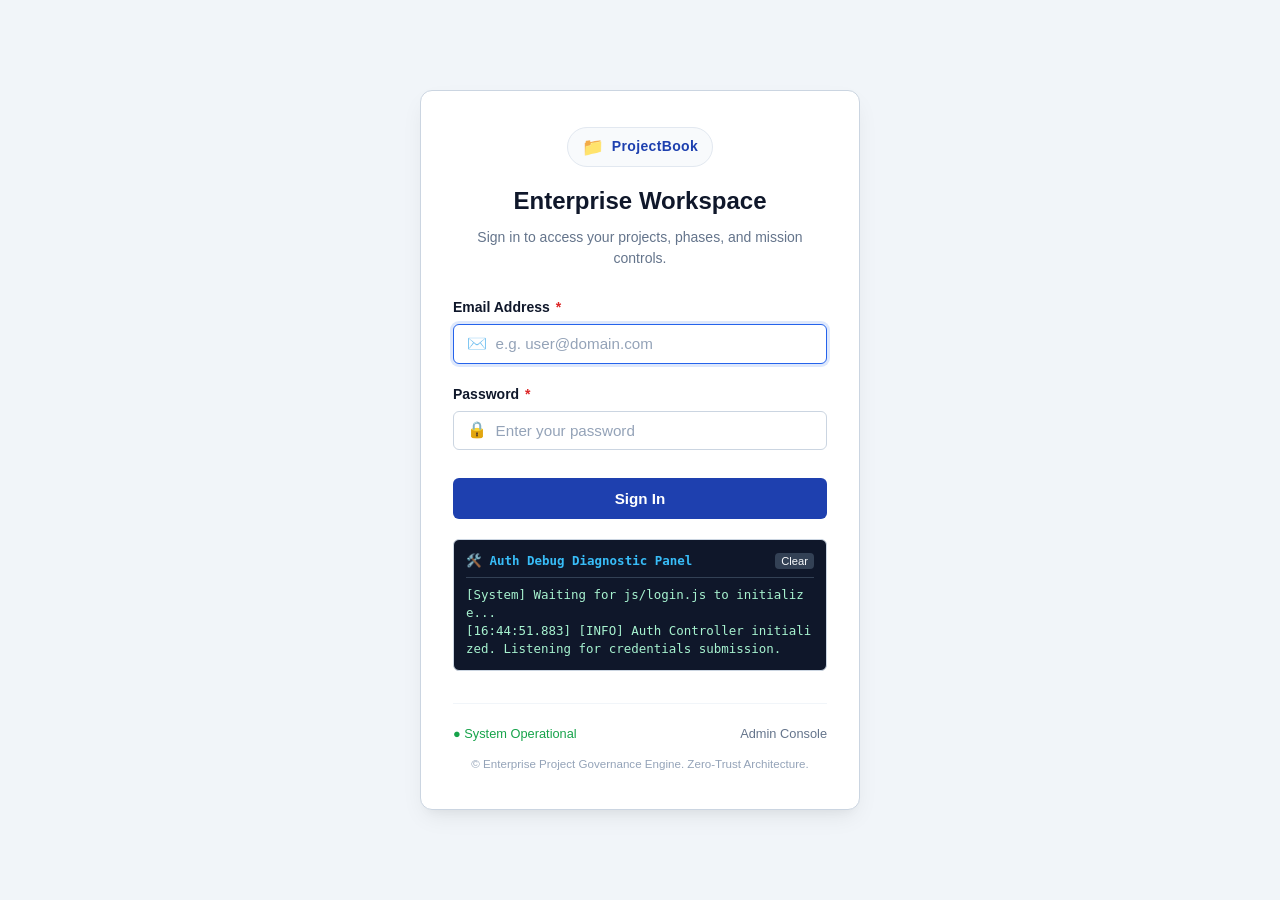
<file: public/index.html>
<!DOCTYPE html>
<html lang="en">
<head>
    <meta charset="UTF-8">
    <meta name="viewport" content="width=device-width, initial-scale=1.0">
    <title>Sign In - ProjectBook Management Portal</title>
    <link rel="stylesheet" href="css/login.css?v=debug_1">
</head>
<body class="login-body">
    <div class="login-wrapper">
        <!-- Main Login Card Container -->
        <main class="login-card" role="main">
            <!-- Branding Header -->
            <div class="login-header">
                <div class="brand-badge">
                    <span class="brand-icon">📁</span>
                    <span class="brand-title">ProjectBook</span>
                </div>
                <h1 class="portal-heading">Enterprise Workspace</h1>
                <p class="portal-subheading">Sign in to access your projects, phases, and mission controls.</p>
            </div>

            <!-- Dynamic Alert / Error Message Banner -->
            <div id="loginAlert" class="alert-banner" style="display: none;" role="alert" aria-live="polite"></div>

            <!-- 
              Authentication Form 
              [安全防禦]：
              1. 強制設定 onsubmit="return false;" 阻斷瀏覽器原生提交。
              2. 移除所有 input 的 name 屬性，物理級杜絕瀏覽器將 password 拼入 URL Query String (?password=...)。
            -->
            <form id="loginForm" class="login-form" onsubmit="return false;" novalidate>
                <!-- Email Address Field -->
                <div class="form-group">
                    <label for="loginEmail" class="form-label">
                        Email Address <span class="required-mark" aria-hidden="true">*</span>
                    </label>
                    <div class="input-wrapper">
                        <span class="input-icon" aria-hidden="true">✉️</span>
                        <input 
                            type="email" 
                            id="loginEmail" 
                            class="form-input" 
                            placeholder="e.g. user@domain.com" 
                            required 
                            autocomplete="username"
                            spellcheck="false"
                        >
                    </div>
                </div>

                <!-- Password Field -->
                <div class="form-group">
                    <label for="loginPassword" class="form-label">
                        Password <span class="required-mark" aria-hidden="true">*</span>
                    </label>
                    <div class="input-wrapper">
                        <span class="input-icon" aria-hidden="true">🔒</span>
                        <input 
                            type="password" 
                            id="loginPassword" 
                            class="form-input" 
                            placeholder="Enter your password" 
                            required 
                            autocomplete="current-password"
                        >
                    </div>
                </div>

                <!-- Dynamic Project Code Field (Contractor Secondary Verification, Default Hidden) -->
                <div class="form-group dynamic-group" id="projectCodeGroup" style="display: none;">
                    <div class="dynamic-badge">
                        <span class="dynamic-icon">ℹ️</span>
                        <span>Contractor Profile Detected</span>
                    </div>
                    <label for="loginProjectCode" class="form-label">
                        Project Code <span class="required-mark" aria-hidden="true">*</span>
                    </label>
                    <div class="input-wrapper">
                        <span class="input-icon" aria-hidden="true">🏷️</span>
                        <input 
                            type="text" 
                            id="loginProjectCode" 
                            class="form-input uppercase-input" 
                            placeholder="e.g. PJ_2026_01" 
                            autocomplete="off"
                            spellcheck="false"
                        >
                    </div>
                    <p class="form-help-text" id="projectCodeHelpText">
                        Multiple contractor associations found. Please enter your designated Project Code to proceed.
                    </p>
                </div>

                <!-- Form Submit Action (使用 type="button" 配合 Enter 鍵監聽，徹底防止原生 GET 跳轉) -->
                <div class="form-actions">
                    <button type="button" id="loginSubmitBtn" class="btn btn-primary btn-block">
                        <span class="btn-text">Sign In</span>
                    </button>
                </div>
            </form>

            <!-- On-Screen Debug Diagnostic Console (專門用於顯示登入失敗原因與後端回應) -->
            <section id="loginDebugContainer" style="margin-top: 1.25rem; border: 1px solid #cbd5e1; border-radius: 6px; background: #0f172a; color: #e2e8f0; padding: 0.75rem; font-family: monospace; font-size: 0.78rem; line-height: 1.45;">
                <div style="display: flex; justify-content: space-between; align-items: center; border-bottom: 1px solid #334155; padding-bottom: 0.4rem; margin-bottom: 0.5rem;">
                    <strong style="color: #38bdf8;">🛠️ Auth Debug Diagnostic Panel</strong>
                    <button type="button" id="clearDebugBtn" style="background: #334155; color: #f8fafc; border: none; border-radius: 4px; padding: 2px 6px; font-size: 0.7rem; cursor: pointer;">Clear</button>
                </div>
                <pre id="loginDebugLog" style="white-space: pre-wrap; word-break: break-all; margin: 0; max-height: 220px; overflow-y: auto; color: #a7f3d0;">[System] Waiting for js/login.js to initialize...</pre>
            </section>

            <!-- Card Footer -->
            <footer class="login-footer">
                <div class="footer-links">
                    <span class="system-status">● System Operational</span>
                    <a href="admin/admin_login.html" class="admin-link" tabindex="0">Admin Console</a>
                </div>
                <p class="copyright-notice">&copy; Enterprise Project Governance Engine. Zero-Trust Architecture.</p>
            </footer>
        </main>
    </div>

    <!-- Script Layer (加上版本參數強制破除瀏覽器快取) -->
    <script src="js/login.js?v=debug_1"></script>
</body>
</html>
</file>
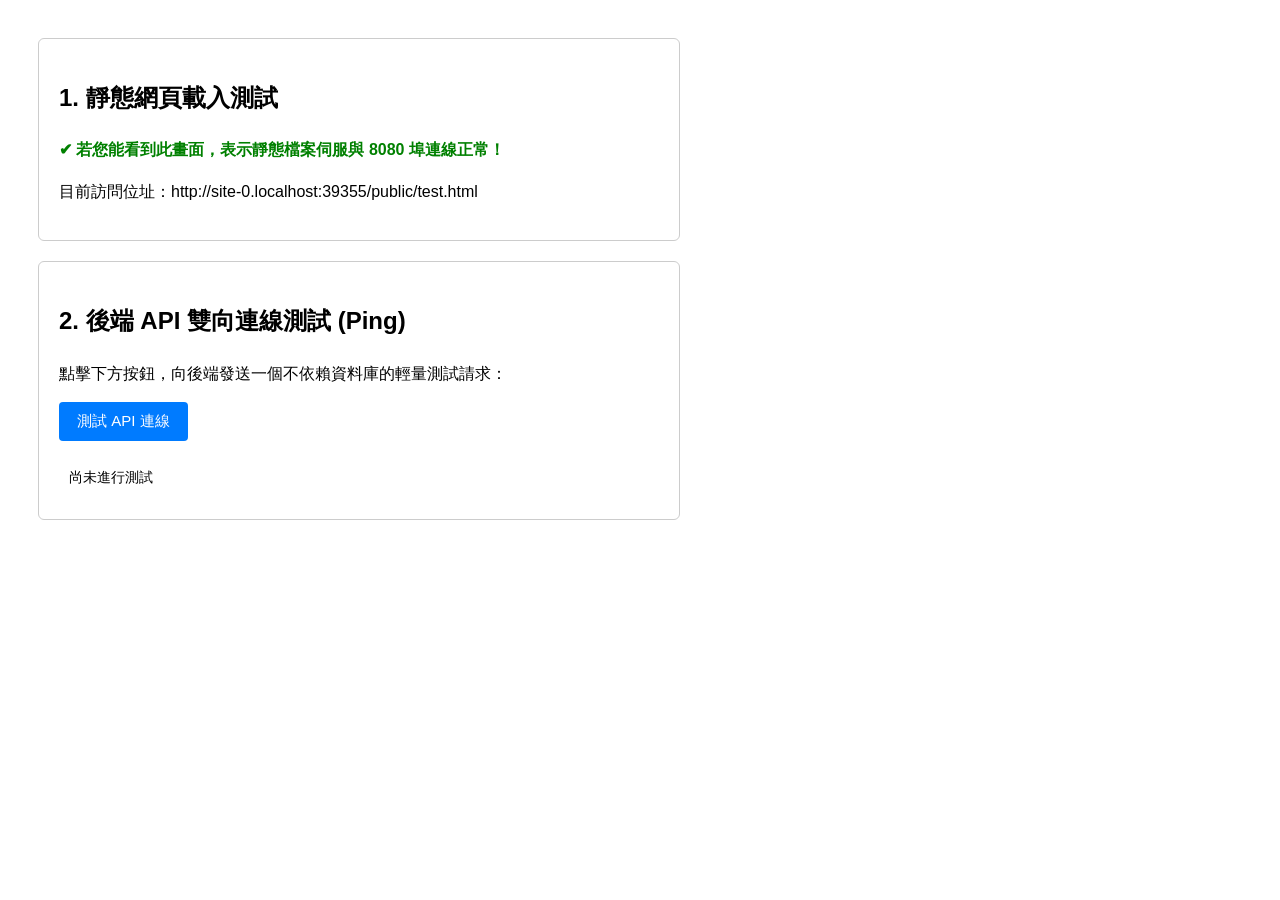
<file: public/test.html>
<!DOCTYPE html>
<html lang="zh-Hant">
<head>
    <meta charset="UTF-8">
    <title>ProjectBook 連線診斷測試</title>
    <style>
        body { font-family: sans-serif; padding: 30px; line-height: 1.6; }
        .box { border: 1px solid #ccc; padding: 20px; border-radius: 6px; max-width: 600px; margin-bottom: 20px; }
        button { padding: 10px 18px; font-size: 15px; cursor: pointer; background: #007bff; color: white; border: none; border-radius: 4px; }
        #result { margin-top: 15px; padding: 10px; border-radius: 4px; font-family: monospace; font-size: 14px; }
        .success { background-color: #d4edda; color: #155724; border: 1px solid #c3e6cb; }
        .fail { background-color: #f8d7da; color: #721c24; border: 1px solid #f5c6cb; }
    </style>
</head>
<body>

    <div class="box">
        <h2>1. 靜態網頁載入測試</h2>
        <p style="color: green; font-weight: bold;">✔ 若您能看到此畫面，表示靜態檔案伺服與 8080 埠連線正常！</p>
        <p>目前訪問位址：<span id="currentUrl"></span></p>
    </div>

    <div class="box">
        <h2>2. 後端 API 雙向連線測試 (Ping)</h2>
        <p>點擊下方按鈕，向後端發送一個不依賴資料庫的輕量測試請求：</p>
        <button onclick="testPing()">測試 API 連線</button>
        <div id="result">尚未進行測試</div>
    </div>

    <script>
        document.getElementById('currentUrl').textContent = window.location.href;

        function testPing() {
            var resBox = document.getElementById('result');
            resBox.className = '';
            resBox.textContent = '連線測試中...';

            fetch('/api/ping')
                .then(function(res) {
                    return res.json();
                })
                .then(function(data) {
                    resBox.className = 'success';
                    resBox.textContent = '✔ 連線成功！後端回傳：' + JSON.stringify(data);
                })
                .catch(function(err) {
                    resBox.className = 'fail';
                    resBox.textContent = '✘ 連線失敗：' + err.message;
                });
        }
    </script>

</body>
</html>
</file>
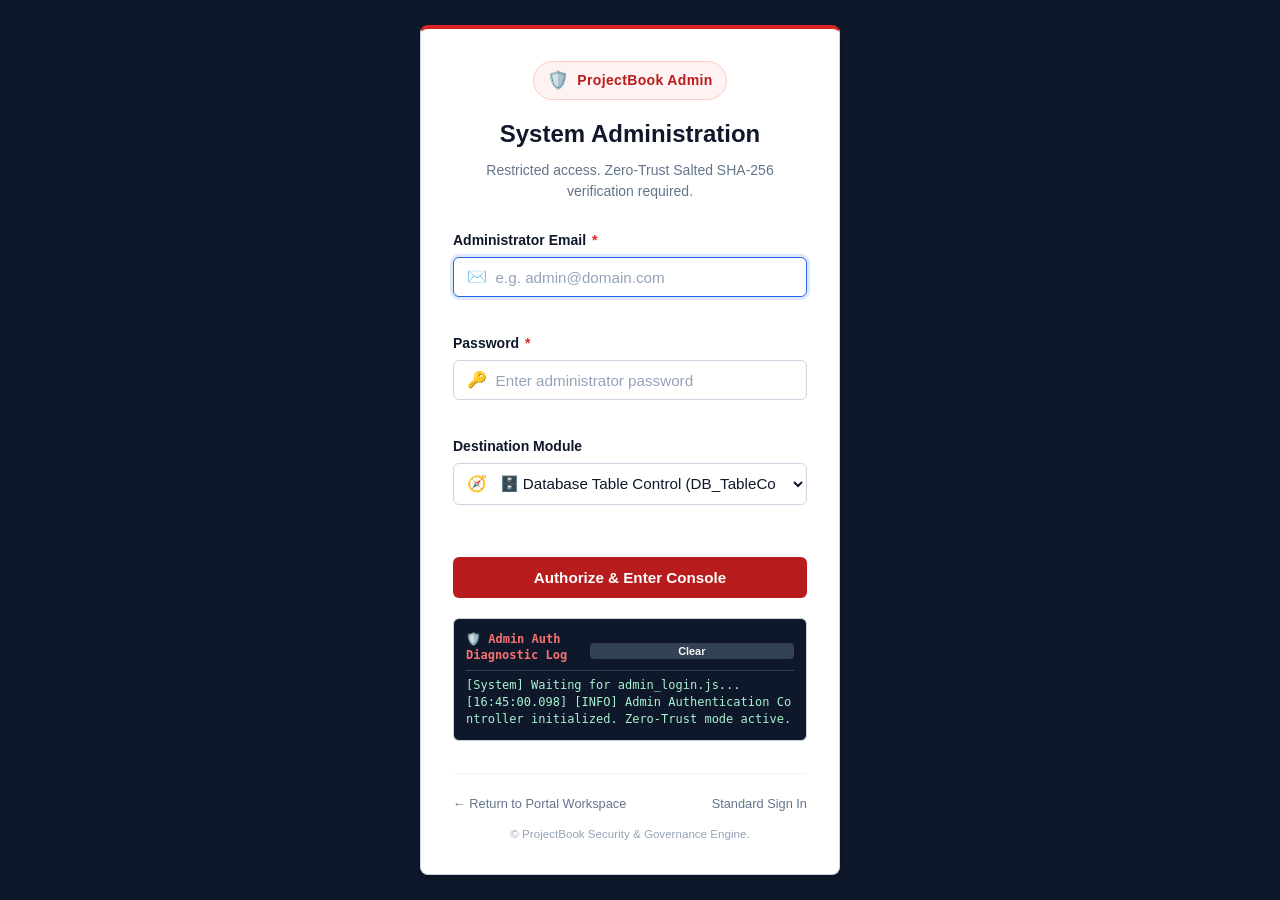
<file: public/admin/admin_login.html>
<!DOCTYPE html>
<html lang="en">
<head>
    <meta charset="UTF-8">
    <meta name="viewport" content="width=device-width, initial-scale=1.0">
    <title>Admin Console Sign In - ProjectBook</title>
    <link rel="stylesheet" href="../css/login.css?v=stage1_admin">
    <link rel="stylesheet" href="css/admin_login.css?v=stage1_admin">
</head>
<body class="login-body" style="background-color: #0f172a;">
    <div class="login-wrapper">
        <main class="login-card" role="main" style="border-top: 4px solid #dc2626;">
            <!-- Branding Header -->
            <div class="login-header">
                <div class="brand-badge" style="background-color: #fef2f2; border-color: #fecaca;">
                    <span class="brand-icon">🛡️</span>
                    <span class="brand-title" style="color: #b91c1c;">ProjectBook Admin</span>
                </div>
                <h1 class="portal-heading">System Administration</h1>
                <p class="portal-subheading">Restricted access. Zero-Trust Salted SHA-256 verification required.</p>
            </div>

            <!-- Dynamic Alert Banner -->
            <div id="adminLoginAlert" class="alert-banner" style="display: none;" role="alert" aria-live="polite"></div>

            <!-- Existing Session Fast-Track Banner (若已於 portal.html 登入 ADMIN 則顯示一鍵進入) -->
            <div id="existingAdminSessionBox" style="display: none; background: #ecfdf5; border: 1px solid #6ee7b7; border-radius: 8px; padding: 1rem; margin-bottom: 1.25rem; text-align: center;">
                <div style="font-size: 0.85rem; color: #065f46; font-weight: 600; margin-bottom: 0.65rem;">
                    ✅ Active Administrator Session Detected (<span id="detectedAdminEmail"></span>)
                </div>
                <div style="display: flex; gap: 0.5rem; justify-content: center; flex-wrap: wrap;">
                    <button type="button" id="btnContinueDBConsole" class="btn btn-primary" style="background-color: #059669; font-size: 0.82rem; padding: 0.5rem 0.85rem;">
                        🗄️ Open DB Table Control
                    </button>
                    <button type="button" id="btnContinueStaffSetup" class="btn btn-primary" style="background-color: #1e40af; font-size: 0.82rem; padding: 0.5rem 0.85rem;">
                        🔐 Open Staff Password Setup
                    </button>
                </div>
            </div>

            <!-- Admin Authentication Form (移除所有 input name 屬性，阻斷原生 GET 洩漏密碼) -->
            <form id="adminLoginForm" class="login-form" onsubmit="return false;" novalidate>
                <div class="form-group">
                    <label for="adminEmail" class="form-label">
                        Administrator Email <span class="required-mark" aria-hidden="true">*</span>
                    </label>
                    <div class="input-wrapper">
                        <span class="input-icon" aria-hidden="true">✉️</span>
                        <input 
                            type="email" 
                            id="adminEmail" 
                            class="form-input" 
                            placeholder="e.g. admin@domain.com" 
                            required 
                            autocomplete="username"
                            spellcheck="false"
                        >
                    </div>
                </div>

                <div class="form-group">
                    <label for="adminPassword" class="form-label">
                        Password <span class="required-mark" aria-hidden="true">*</span>
                    </label>
                    <div class="input-wrapper">
                        <span class="input-icon" aria-hidden="true">🔑</span>
                        <input 
                            type="password" 
                            id="adminPassword" 
                            class="form-input" 
                            placeholder="Enter administrator password" 
                            required 
                            autocomplete="current-password"
                        >
                    </div>
                </div>

                <div class="form-group">
                    <label for="adminTargetPage" class="form-label">Destination Module</label>
                    <div class="input-wrapper">
                        <span class="input-icon" aria-hidden="true">🧭</span>
                        <select id="adminTargetPage" class="form-input" style="padding-left: 2.6rem;">
                            <option value="DB_TableControl.html">🗄️ Database Table Control (DB_TableControl.html)</option>
                            <option value="StaffPasswordSetup.html">🔐 Staff &amp; Password Governance (StaffPasswordSetup.html)</option>
                        </select>
                    </div>
                </div>

                <div class="form-actions">
                    <button type="button" id="adminLoginBtn" class="btn btn-primary btn-block" style="background-color: #b91c1c;">
                        <span class="btn-text">Authorize &amp; Enter Console</span>
                    </button>
                </div>
            </form>

            <!-- Debug Diagnostic Panel -->
            <section style="margin-top: 1.25rem; border: 1px solid #cbd5e1; border-radius: 6px; background: #0f172a; color: #e2e8f0; padding: 0.75rem; font-family: monospace; font-size: 0.75rem; line-height: 1.4;">
                <div style="display: flex; justify-content: space-between; align-items: center; border-bottom: 1px solid #334155; padding-bottom: 0.35rem; margin-bottom: 0.4rem;">
                    <strong style="color: #f87171;">🛡️ Admin Auth Diagnostic Log</strong>
                    <button type="button" id="clearAdminDebugBtn" style="background: #334155; color: #f8fafc; border: none; border-radius: 4px; padding: 2px 6px; font-size: 0.68rem; cursor: pointer;">Clear</button>
                </div>
                <pre id="adminDebugLog" style="white-space: pre-wrap; word-break: break-all; margin: 0; max-height: 180px; overflow-y: auto; color: #a7f3d0;">[System] Waiting for admin_login.js...</pre>
            </section>

            <!-- Card Footer -->
            <footer class="login-footer">
                <div class="footer-links">
                    <a href="../portal.html" class="admin-link">← Return to Portal Workspace</a>
                    <a href="../index.html" class="admin-link">Standard Sign In</a>
                </div>
                <p class="copyright-notice">&copy; ProjectBook Security &amp; Governance Engine.</p>
            </footer>
        </main>
    </div>

    <script src="js/admin_login.js?v=stage1_admin"></script>
</body>
</html>
</file>
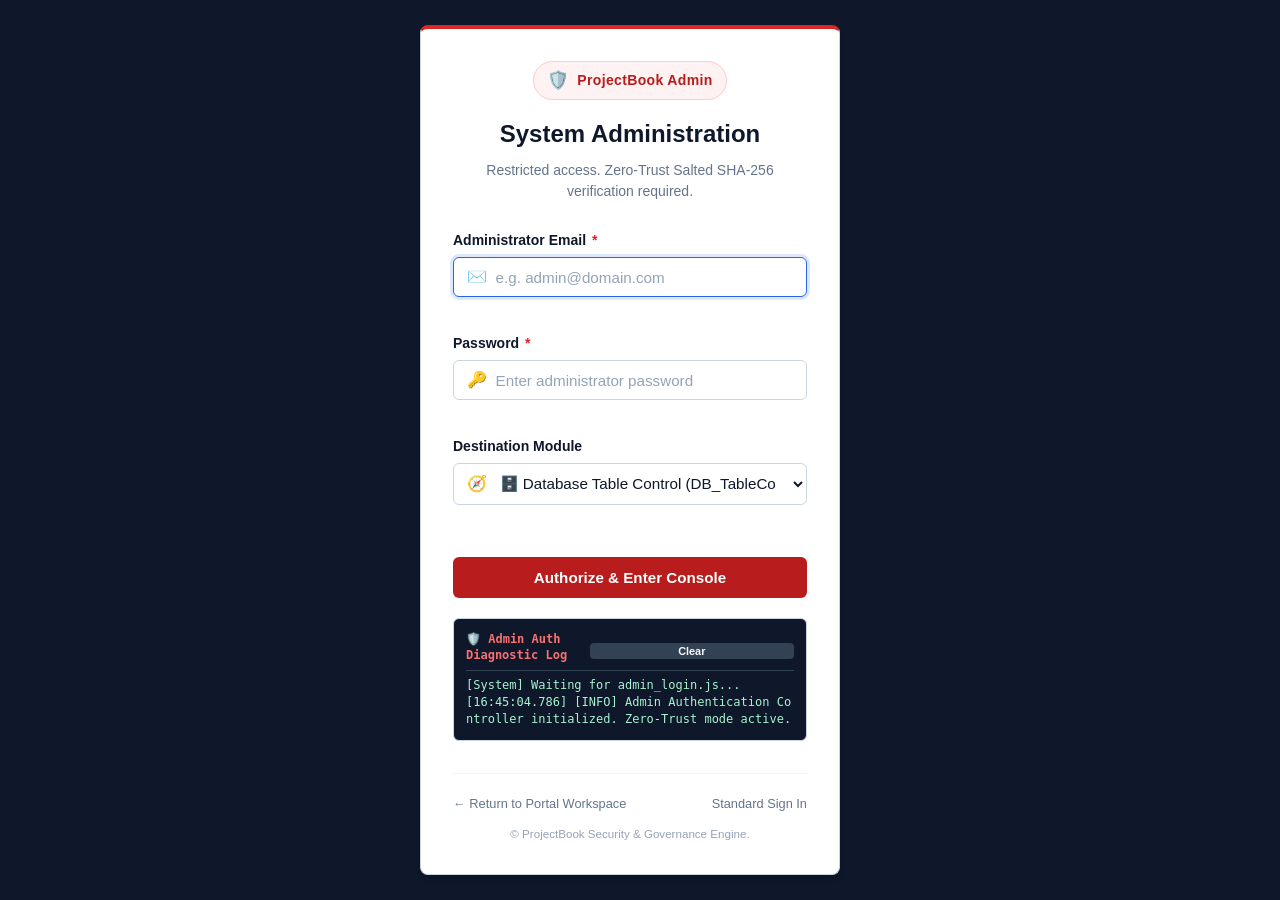
<file: public/admin/StaffPasswordSetup.html>
<!DOCTYPE html>
<html lang="en">
<head>
    <meta charset="UTF-8">
    <meta name="viewport" content="width=device-width, initial-scale=1.0">
    <title>Staff & Security Governance - Admin Console</title>
    <link rel="stylesheet" href="css/StaffPasswordSetup.css">
</head>
<body>
    <!-- Top Header Navigation -->
    <header class="admin-header">
        <div class="header-left">
            <span class="system-logo">🛡️</span>
            <h1>Staff Management & Password Governance</h1>
        </div>
        <div class="header-right">
            <a href="DB_TableControl.html" class="nav-link">Database Console</a>
            <span class="user-badge" id="currentAdminBadge">Admin</span>
            <button id="logoutBtn" class="btn btn-secondary">Logout</button>
        </div>
    </header>

    <main class="container">
        <!-- Notification Banner Area -->
        <div id="alertBanner" class="alert-banner" style="display: none;"></div>

        <!-- Section 1: Create New Staff Form -->
        <section class="card form-section">
            <div class="card-header">
                <h2>Create New Staff Account</h2>
                <p class="subtitle">Assign internal personnel or project-specific contractors with enforced Salted SHA-256 security.</p>
            </div>
            <form id="createStaffForm" class="form-grid">
                <div class="form-group">
                    <label for="newEmail">Email Address <span class="required">*</span></label>
                    <input type="email" id="newEmail" placeholder="e.g. user@domain.com" required autocomplete="off">
                </div>

                <div class="form-group">
                    <label for="newName">Full Name <span class="required">*</span></label>
                    <input type="text" id="newName" placeholder="e.g. Chan Tai Man" required autocomplete="off">
                </div>

                <div class="form-group">
                    <label for="newPassword">Initial Password <span class="required">*</span></label>
                    <div class="input-with-action">
                        <input type="password" id="newPassword" placeholder="Enter secure password" required autocomplete="new-password">
                        <button type="button" id="generatePasswordBtn" class="btn btn-action" title="Generate Random Password">🎲 Generate</button>
                    </div>
                </div>

                <div class="form-group">
                    <label for="newRight">System Role <span class="required">*</span></label>
                    <select id="newRight" required>
                        <option value="USER" selected>USER (Standard Portal Access)</option>
                        <option value="ADMIN">ADMIN (Full Administrative Rights)</option>
                    </select>
                </div>

                <div class="form-group">
                    <label for="accountTypeSelect">Account Scope / Type <span class="required">*</span></label>
                    <select id="accountTypeSelect" required>
                        <option value="INTERNAL" selected>Internal Staff (Global Scope, FK_CUSTOM=0)</option>
                        <option value="CONTRACTOR">Contractor (Bound to Specific Project)</option>
                    </select>
                </div>

                <!-- Bound Project Selection (Shown only for Contractor) -->
                <div class="form-group" id="contractorProjectGroup" style="display: none;">
                    <label for="boundProjectSelect">Assigned Project <span class="required">*</span></label>
                    <select id="boundProjectSelect">
                        <option value="">-- Select Target Project --</option>
                    </select>
                </div>

                <div class="form-actions span-all">
                    <button type="submit" id="createSubmitBtn" class="btn btn-primary">Create Account</button>
                    <button type="reset" id="createResetBtn" class="btn btn-outline">Reset Form</button>
                </div>
            </form>
        </section>

        <!-- Section 2: Staff Directory & Security Health -->
        <section class="card table-section">
            <div class="card-header table-header">
                <div>
                    <h2>Staff Directory & Security Diagnostics</h2>
                    <p class="subtitle">Monitor hash migration status, contractor associations, and manage account access.</p>
                </div>
                <div class="table-tools">
                    <input type="text" id="filterKeyword" placeholder="Filter by Name, Email, or Project..." class="filter-input">
                    <button id="refreshBtn" class="btn btn-secondary">↻ Refresh</button>
                </div>
            </div>

            <div class="table-container">
                <table class="data-table" id="staffTable">
                    <thead>
                        <tr>
                            <th style="width: 60px;">ID</th>
                            <th>Staff Information</th>
                            <th>Account Scope</th>
                            <th style="width: 100px;">Role</th>
                            <th style="width: 170px;">Security Status</th>
                            <th style="width: 100px;">Status</th>
                            <th style="width: 220px;" class="text-right">Actions</th>
                        </tr>
                    </thead>
                    <tbody id="staffTableBody">
                        <tr>
                            <td colspan="7" class="loading-cell">Loading personnel records...</td>
                        </tr>
                    </tbody>
                </table>
            </div>
        </section>
    </main>

    <!-- Modal: Reset Staff Password -->
    <div id="resetPasswordModal" class="modal-overlay" style="display: none;">
        <div class="modal-card">
            <div class="modal-header">
                <h3>Reset Password (Salted SHA-256)</h3>
                <button type="button" class="modal-close" id="closeResetModalBtn">&times;</button>
            </div>
            <div class="modal-body">
                <p class="modal-instruction">
                    Updating password for: <strong id="resetTargetStaffName">-</strong> (<span id="resetTargetStaffEmail">-</span>)
                </p>
                <div class="warning-box">
                    ⚠️ Setting a new password will automatically invalidate all currently active sessions for this account.
                </div>
                <form id="resetPasswordForm">
                    <input type="hidden" id="resetTargetPkT05">
                    <div class="form-group">
                        <label for="resetNewPassword">New Password <span class="required">*</span></label>
                        <div class="input-with-action">
                            <input type="password" id="resetNewPassword" placeholder="Enter new password" required autocomplete="new-password">
                            <button type="button" id="modalGeneratePasswordBtn" class="btn btn-action">🎲 Generate</button>
                        </div>
                    </div>
                    <div class="modal-actions">
                        <button type="button" class="btn btn-outline" id="cancelResetModalBtn">Cancel</button>
                        <button type="submit" class="btn btn-primary" id="confirmResetBtn">Save & Enforce Salt</button>
                    </div>
                </form>
            </div>
        </div>
    </div>

    <!-- Scripts -->
    <script src="js/StaffPasswordSetup.js"></script>
</body>
</html>
</file>
<file: public/css/login.css>
/* ==========================================================================
   ProjectBook Enterprise Workspace - Login Stylesheet
   Zero-Framework Pure CSS Architecture
   ========================================================================== */

:root {
    --bg-page: #f1f5f9;
    --bg-card: #ffffff;
    --border-color: #cbd5e1;
    --border-focus: #2563eb;
    --text-main: #0f172a;
    --text-muted: #64748b;
    --primary-color: #1e40af;
    --primary-hover: #1d4ed8;
    --primary-active: #1e3a8a;
    --error-bg: #fef2f2;
    --error-border: #f87171;
    --error-text: #991b1b;
    --info-bg: #eff6ff;
    --info-border: #93c5fd;
    --info-text: #1e40af;
    --font-sans: -apple-system, BlinkMacSystemFont, "Segoe UI", Roboto, "Helvetica Neue", Arial, sans-serif;
    --font-mono: ui-monospace, SFMono-Regular, Menlo, Monaco, Consolas, "Liberation Mono", monospace;
    --shadow-card: 0 10px 25px -5px rgba(0, 0, 0, 0.08), 0 8px 10px -6px rgba(0, 0, 0, 0.04);
}

*, *::before, *::after {
    box-sizing: border-box;
    margin: 0;
    padding: 0;
}

body.login-body {
    min-height: 100vh;
    background-color: var(--bg-page);
    font-family: var(--font-sans);
    color: var(--text-main);
    display: flex;
    align-items: center;
    justify-content: center;
    padding: 1.5rem;
    line-height: 1.5;
}

.login-wrapper {
    width: 100%;
    max-width: 440px;
}

/* --------------------------------------------------------------------------
   Card Layout & Branding
   -------------------------------------------------------------------------- */

.login-card {
    background: var(--bg-card);
    border-radius: 12px;
    border: 1px solid var(--border-color);
    box-shadow: var(--shadow-card);
    padding: 2.25rem 2rem;
}

.login-header {
    text-align: center;
    margin-bottom: 1.75rem;
}

.brand-badge {
    display: inline-flex;
    align-items: center;
    gap: 0.5rem;
    background-color: #f8fafc;
    border: 1px solid #e2e8f0;
    border-radius: 9999px;
    padding: 0.35rem 0.85rem;
    margin-bottom: 1rem;
}

.brand-icon {
    font-size: 1.1rem;
}

.brand-title {
    font-size: 0.875rem;
    font-weight: 700;
    letter-spacing: 0.025em;
    color: var(--primary-color);
}

.portal-heading {
    font-size: 1.5rem;
    font-weight: 700;
    color: var(--text-main);
    margin-bottom: 0.5rem;
}

.portal-subheading {
    font-size: 0.875rem;
    color: var(--text-muted);
}

/* --------------------------------------------------------------------------
   Notification Banner
   -------------------------------------------------------------------------- */

.alert-banner {
    border-radius: 6px;
    padding: 0.75rem 1rem;
    font-size: 0.875rem;
    margin-bottom: 1.25rem;
    display: flex;
    align-items: flex-start;
    animation: fadeIn 0.25s ease-out;
}

.alert-banner.alert-error {
    background-color: var(--error-bg);
    border: 1px solid var(--error-border);
    color: var(--error-text);
}

.alert-banner.alert-info {
    background-color: var(--info-bg);
    border: 1px solid var(--info-border);
    color: var(--info-text);
}

/* --------------------------------------------------------------------------
   Form Controls
   -------------------------------------------------------------------------- */

.login-form {
    display: flex;
    flex-direction: column;
    gap: 1.25rem;
}

.form-group {
    display: flex;
    flex-direction: column;
    gap: 0.375rem;
}

.form-label {
    font-size: 0.875rem;
    font-weight: 600;
    color: var(--text-main);
}

.required-mark {
    color: #dc2626;
    margin-left: 0.125rem;
}

.input-wrapper {
    position: relative;
    display: flex;
    align-items: center;
}

.input-icon {
    position: absolute;
    left: 0.85rem;
    font-size: 1rem;
    color: var(--text-muted);
    pointer-events: none;
    user-select: none;
}

.form-input {
    width: 100%;
    padding: 0.65rem 0.85rem 0.65rem 2.6rem;
    font-size: 0.95rem;
    font-family: inherit;
    border: 1px solid var(--border-color);
    border-radius: 6px;
    background-color: #ffffff;
    color: var(--text-main);
    outline: none;
    transition: border-color 0.15s ease, box-shadow 0.15s ease;
}

.form-input:focus {
    border-color: var(--border-focus);
    box-shadow: 0 0 0 3px rgba(37, 99, 235, 0.15);
}

.form-input::placeholder {
    color: #94a3b8;
}

/* --------------------------------------------------------------------------
   Dynamic Contractor Secondary Verification Styling
   -------------------------------------------------------------------------- */

.dynamic-group {
    background-color: #f8fafc;
    border: 1px solid #93c5fd;
    border-left: 4px solid var(--primary-color);
    border-radius: 6px;
    padding: 0.85rem;
    animation: slideDownFade 0.3s cubic-bezier(0.16, 1, 0.3, 1);
}

.dynamic-badge {
    display: flex;
    align-items: center;
    gap: 0.35rem;
    font-size: 0.775rem;
    font-weight: 700;
    text-transform: uppercase;
    letter-spacing: 0.05em;
    color: var(--primary-color);
    margin-bottom: 0.5rem;
}

.uppercase-input {
    text-transform: uppercase;
    font-family: var(--font-mono);
    letter-spacing: 0.05em;
    font-weight: 600;
}

.form-help-text {
    font-size: 0.775rem;
    color: var(--text-muted);
    margin-top: 0.35rem;
    line-height: 1.4;
}

/* --------------------------------------------------------------------------
   Action Buttons
   -------------------------------------------------------------------------- */

.form-actions {
    margin-top: 0.5rem;
}

.btn {
    display: inline-flex;
    align-items: center;
    justify-content: center;
    padding: 0.75rem 1.25rem;
    font-size: 0.95rem;
    font-weight: 600;
    border-radius: 6px;
    border: none;
    cursor: pointer;
    transition: background-color 0.15s ease, transform 0.05s ease;
    user-select: none;
}

.btn-primary {
    background-color: var(--primary-color);
    color: #ffffff;
}

.btn-primary:hover {
    background-color: var(--primary-hover);
}

.btn-primary:active {
    background-color: var(--primary-active);
    transform: translateY(1px);
}

.btn-block {
    width: 100%;
}

.btn:disabled {
    opacity: 0.65;
    cursor: not-allowed;
    transform: none;
}

/* --------------------------------------------------------------------------
   Footer Area
   -------------------------------------------------------------------------- */

.login-footer {
    margin-top: 2rem;
    padding-top: 1.25rem;
    border-top: 1px solid #f1f5f9;
    text-align: center;
}

.footer-links {
    display: flex;
    align-items: center;
    justify-content: space-between;
    font-size: 0.8rem;
    margin-bottom: 0.75rem;
}

.system-status {
    color: #16a34a;
    font-weight: 500;
}

.admin-link {
    color: var(--text-muted);
    text-decoration: none;
    font-weight: 500;
    transition: color 0.15s ease;
}

.admin-link:hover {
    color: var(--primary-color);
    text-decoration: underline;
}

.copyright-notice {
    font-size: 0.725rem;
    color: #94a3b8;
}

/* --------------------------------------------------------------------------
   CSS Keyframe Animations
   -------------------------------------------------------------------------- */

@keyframes fadeIn {
    from { opacity: 0; }
    to { opacity: 1; }
}

@keyframes slideDownFade {
    from {
        opacity: 0;
        transform: translateY(-8px);
    }
    to {
        opacity: 1;
        transform: translateY(0);
    }
}
</file>
<file: public/admin/css/admin_login.css>
:root {
  --primary: #0284c7;
  --primary-hover: #0369a1;
  --danger: #dc2626;
  --border: #cbd5e1;
  --bg: #f8fafc;
}

* {
  box-sizing: border-box;
  margin: 0;
  padding: 0;
}

body {
  font-family: -apple-system, BlinkMacSystemFont, "Segoe UI", Roboto, Helvetica, Arial, sans-serif;
  background: var(--bg);
  color: #1e293b;
  display: flex;
  justify-content: center;
  align-items: center;
  min-height: 100vh;
}

.login-card {
  background: #ffffff;
  border: 1px solid var(--border);
  border-radius: 8px;
  padding: 32px;
  width: 420px;
  box-shadow: 0 4px 6px -1px rgba(0, 0, 0, 0.1), 0 2px 4px -2px rgba(0, 0, 0, 0.1);
}

h2 {
  margin-bottom: 8px;
  color: #0f172a;
}

p.subtitle {
  margin-bottom: 24px;
  font-size: 13px;
  color: #64748b;
}

.form-group {
  margin-bottom: 16px;
  display: flex;
  flex-direction: column;
  gap: 6px;
}

label {
  font-size: 13px;
  font-weight: 600;
  color: #334155;
}

select, input {
  padding: 10px 12px;
  border: 1px solid var(--border);
  border-radius: 6px;
  font-size: 14px;
  width: 100%;
}

select:focus, input:focus {
  outline: none;
  border-color: var(--primary);
  box-shadow: 0 0 0 2px rgba(2, 132, 199, 0.2);
}

button {
  width: 100%;
  padding: 10px;
  background: var(--primary);
  color: #ffffff;
  border: none;
  border-radius: 6px;
  font-size: 14px;
  font-weight: 600;
  cursor: pointer;
  transition: background 0.15s;
  margin-top: 8px;
}

button:hover {
  background: var(--primary-hover);
}

button:disabled {
  background: #94a3b8;
  cursor: not-allowed;
}

.nav-links {
  margin-top: 20px;
  display: flex;
  justify-content: space-between;
  font-size: 13px;
}

.nav-links a {
  color: var(--primary);
  text-decoration: none;
}

.nav-links a:hover {
  text-decoration: underline;
}

.error-msg {
  color: var(--danger);
  font-size: 13px;
  margin-top: 10px;
  display: none;
  line-height: 1.4;
}
</file>
<file: public/admin/css/StaffPasswordSetup.css>
:root {
  --primary: #0284c7;
  --primary-hover: #0369a1;
  --success: #16a34a;
  --success-hover: #15803d;
  --border: #cbd5e1;
  --bg: #f8fafc;
  --card-bg: #ffffff;
  --text: #1e293b;
  --text-muted: #64748b;
  --danger: #dc2626;
}

* {
  box-sizing: border-box;
  margin: 0;
  padding: 0;
}

body {
  font-family: -apple-system, BlinkMacSystemFont, "Segoe UI", Roboto, Helvetica, Arial, sans-serif;
  background: var(--bg);
  color: var(--text);
  margin: 30px;
}

header.page-header {
  display: flex;
  justify-content: space-between;
  align-items: flex-start;
  margin-bottom: 20px;
}

h2 {
  color: #0f172a;
  margin-bottom: 6px;
}

.subtitle {
  color: var(--text-muted);
  font-size: 14px;
}

.nav-links {
  display: flex;
  gap: 12px;
  font-size: 13px;
}

.nav-links a {
  color: var(--primary);
  text-decoration: none;
}

.nav-links a:hover {
  text-decoration: underline;
}

.mode-selector {
  display: flex;
  gap: 12px;
  margin-bottom: 24px;
}

.mode-btn {
  padding: 12px 20px;
  font-size: 15px;
  font-weight: 600;
  border: 2px solid var(--border);
  border-radius: 8px;
  background: var(--card-bg);
  color: var(--text-muted);
  cursor: pointer;
  transition: all 0.2s;
}

.mode-btn:hover {
  border-color: var(--primary);
  color: var(--primary);
}

.mode-btn.active {
  border-color: var(--primary);
  background: #e0f2fe;
  color: var(--primary);
}

.card {
  background: var(--card-bg);
  border: 1px solid var(--border);
  border-radius: 8px;
  padding: 24px;
  box-shadow: 0 1px 3px rgba(0, 0, 0, 0.05);
  max-width: 900px;
}

.form-grid {
  display: grid;
  grid-template-columns: repeat(2, 1fr);
  gap: 16px;
}

.form-group {
  display: flex;
  flex-direction: column;
  gap: 6px;
}

.form-group.full-width {
  grid-column: span 2;
}

label {
  font-size: 13px;
  font-weight: 600;
  color: #334155;
}

label .req {
  color: var(--danger);
}

input, select {
  padding: 9px 12px;
  font-size: 14px;
  border: 1px solid var(--border);
  border-radius: 6px;
  background: #ffffff;
}

input:focus, select:focus {
  outline: none;
  border-color: var(--primary);
  box-shadow: 0 0 0 2px rgba(2, 132, 199, 0.15);
}

button.primary-btn {
  padding: 10px 20px;
  font-size: 14px;
  font-weight: 600;
  color: #ffffff;
  background: var(--primary);
  border: none;
  border-radius: 6px;
  cursor: pointer;
  transition: background 0.15s;
}

button.primary-btn:hover {
  background: var(--primary-hover);
}

button.primary-btn:disabled {
  background: #94a3b8;
  cursor: not-allowed;
}

table {
  width: 100%;
  border-collapse: collapse;
  font-size: 14px;
  text-align: left;
}

th, td {
  padding: 12px 14px;
  border: 1px solid var(--border);
}

th {
  background: #f1f5f9;
  color: #475569;
  font-weight: 600;
}

tr:hover {
  background: #f8fafc;
}

.action-cell {
  display: flex;
  gap: 8px;
  align-items: center;
}

.action-cell input {
  flex: 1;
  padding: 6px 10px;
}

.action-cell button {
  padding: 6px 14px;
  font-size: 13px;
  font-weight: 600;
  color: #ffffff;
  background: var(--success);
  border: none;
  border-radius: 4px;
  cursor: pointer;
  white-space: nowrap;
}

.action-cell button:hover {
  background: var(--success-hover);
}

.badge {
  display: inline-block;
  padding: 2px 8px;
  border-radius: 4px;
  font-size: 12px;
  background: #e2e8f0;
  color: #334155;
}

.alert {
  padding: 12px;
  border-radius: 6px;
  font-size: 13px;
  margin-bottom: 16px;
  display: none;
}

.alert-success {
  background: #dcfce7;
  color: #15803d;
  border: 1px solid #bbf7d0;
}

.alert-danger {
  background: #fee2e2;
  color: #b91c1c;
  border: 1px solid #fecaca;
}
</file>
